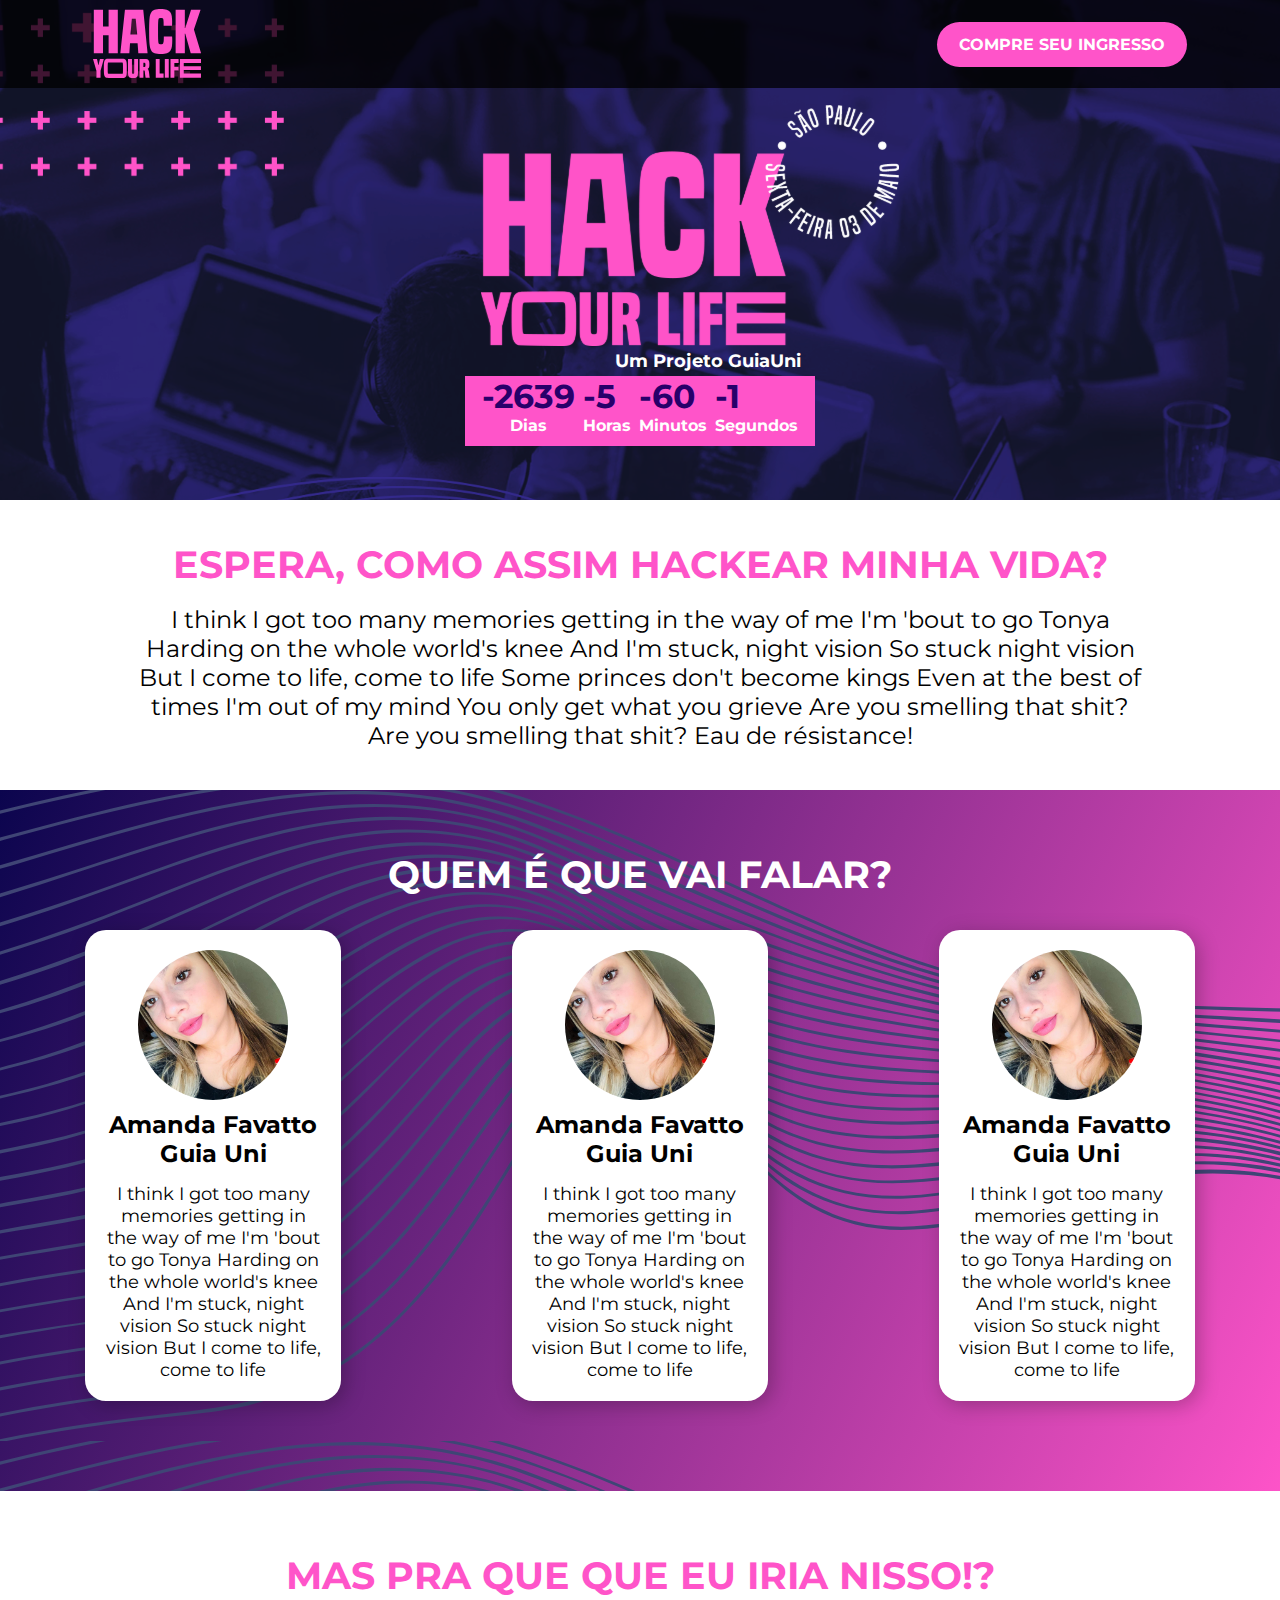
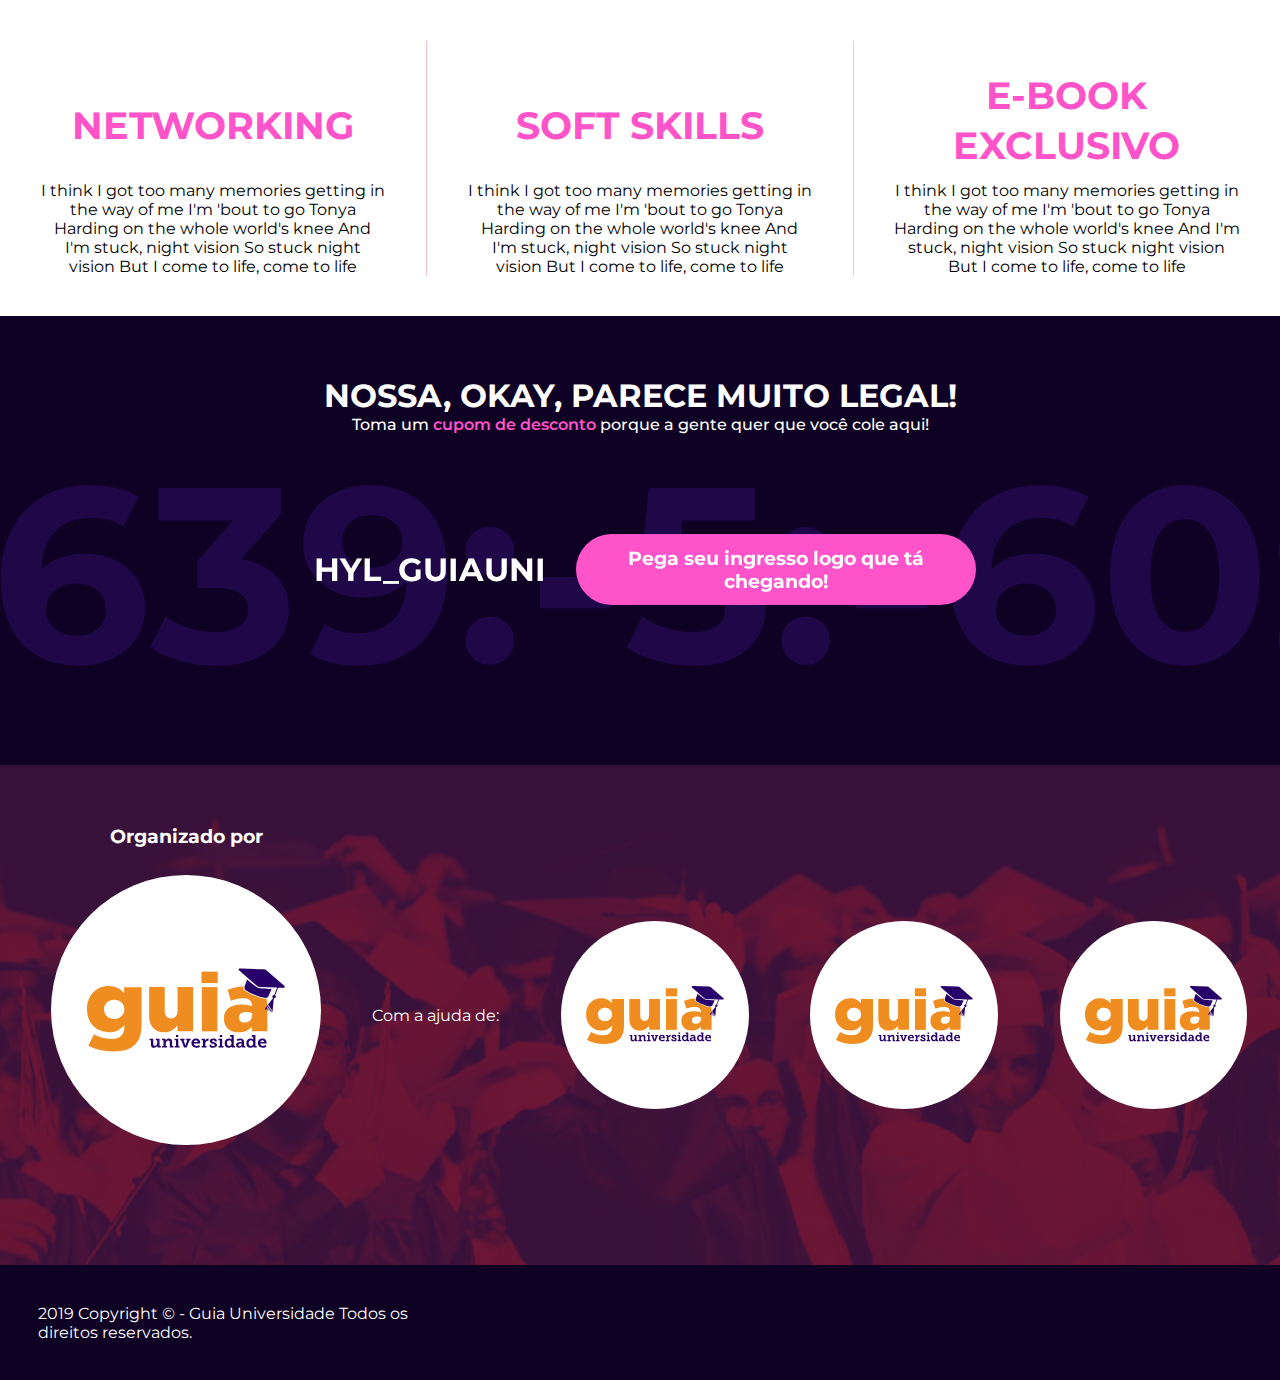
<file: public/index.html>
<!DOCTYPE html>
<html lang="en">
<head>
    <meta charset="UTF-8">
    <meta name="viewport" content="width=device-width, initial-scale=1.0">
    <meta http-equiv="X-UA-Compatible" content="ie=edge">
    <title>Document</title>
    <link rel="stylesheet" href="css/smtm.css">
    <link href="https://fonts.googleapis.com/css?family=Montserrat:400,500,600,700,800,900" rel="stylesheet">
</head>
<body>
    <nav>
        <div class="logo"><img src="img/Layer 1.svg"></div>
        <div class="nav-items">
            <a href="#">
                <div class="nav-btn">
                    <h3>COMPRE SEU INGRESSO</h3>
                </div>
            </a>
        </div>
    </nav>

    <header class="counter">
        <div class="logo-header">
            <img src="img/top-banner-2.svg" alt="">
            <h1>Um Projeto GuiaUni</h1>
        </div>
        <div class="timer-countdown">
                <ul>
                  <li><span id="days"></span>Dias</li>
                  <li><span id="hours"></span>Horas</li>
                  <li><span id="minutes"></span>Minutos</li>
                  <li><span id="seconds"></span>Segundos</li>
                </ul>
        </div>
    </header>

    <main>
        <div class="first-call">
            <h1>ESPERA, COMO ASSIM HACKEAR MINHA VIDA?</h1>
            <p>I think I got too many memories getting in the way of me I'm 'bout to go Tonya Harding on the whole world's knee And I'm stuck, night vision So stuck night vision But I come to life, come to life Some princes don't become kings Even at the best of times I'm out of my mind You only get what you grieve Are you smelling that shit? Are you smelling that shit? Eau de résistance!</p>
        </div>
        <div class="speakers">
            <h1>QUEM É QUE VAI FALAR?</h1>
            <div class="card-group">
                <div class="card">
                <img src="img/amanda.jpg">
                    <h3>Amanda Favatto</h3>
                    <h3>Guia Uni</h3>
                    <p>I think I got too many memories getting in the way of me I'm 'bout to go Tonya Harding on the whole world's knee And I'm stuck, night vision So stuck night vision But I come to life, come to life</p>
                </div>
                <div class="card">
                    <img src="img/amanda.jpg">
                        <h3>Amanda Favatto</h3>
                        <h3>Guia Uni</h3>
                        <p>I think I got too many memories getting in the way of me I'm 'bout to go Tonya Harding on the whole world's knee And I'm stuck, night vision So stuck night vision But I come to life, come to life</p>
                </div>
                <div class="card">
                    <img src="img/amanda.jpg">
                        <h3>Amanda Favatto</h3>
                        <h3>Guia Uni</h3>
                        <p>I think I got too many memories getting in the way of me I'm 'bout to go Tonya Harding on the whole world's knee And I'm stuck, night vision So stuck night vision But I come to life, come to life</p>
                </div>
            </div>
        </div>
        <div class="section-3">
            <h1>MAS PRA QUE QUE EU IRIA NISSO!?</h1>
            <div class="subsections">
                <div class="subsections sub1">
                    <h1>NETWORKING</h1>
                    <p>I think I got too many memories getting in the way of me I'm 'bout to go Tonya Harding on the whole world's knee And I'm stuck, night vision So stuck night vision But I come to life, come to life</p>
                </div>
                <div class="subsections sub2">
                    <h1>SOFT SKILLS</h1>
                    <p>I think I got too many memories getting in the way of me I'm 'bout to go Tonya Harding on the whole world's knee And I'm stuck, night vision So stuck night vision But I come to life, come to life</p>
                </div>
                <div class="subsections sub3">
                    <h1>E-BOOK EXCLUSIVO</h1>
                    <p>I think I got too many memories getting in the way of me I'm 'bout to go Tonya Harding on the whole world's knee And I'm stuck, night vision So stuck night vision But I come to life, come to life</p>
                </div>
            </div>
        </div>
        <div class="section-4">
                <div class="timer-countdown-two">
                        <ul>
                          <li><span id="dias"></span></li>
                          <li><span id="horas"></span></li>
                          <li><span id="minutos"></span></li>
                          <li><span id="segundos"></span></li>
                        </ul>
                </div>
            <h1>NOSSA, OKAY, PARECE MUITO LEGAL!</h1>
            <p>Toma um <span>cupom de desconto</span> porque a gente quer que você cole aqui!</p>
            <div class="sc4">
                <h1>HYL_GUIAUNI</h1>
                <a href="#">
                    <div class="section-4-btn">
                        <h3>Pega seu ingresso logo que tá chegando!</h3>
                    </div>
                </a>
            </div>
        </div>
        <div class="section-5">
            <div class="patrocinio">
            <h3>Organizado por</h3>
            <img src="css/Group 2.svg">
            </div>
            <div class="patrocinio-apoio">
                <p>Com a ajuda de:</p>
                <img src="css/Group 2.svg">
                <img src="css/Group 2.svg">
                <img src="css/Group 2.svg">
            </div>
        </div>
    </main>
    
        <div class="footer">
        <span>2019 Copyright © - Guia Universidade Todos os <br>direitos reservados.</span>
        </div>

<script src="timer.js"></script>
<script src="timertwo.js"></script>
</body>
</html>
</file>
<file: public/css/smtm.css>
* {
    margin: 0; 
    box-sizing: border-box;
}

nav {
    display: flex; 
    flex-direction: row;
    /* justify-content: flex-; */
    background-color: rgba(0, 0, 0, 0.75);
    position: fixed;
    width: 100%;
}

.logo, .nav-items {
    width: 50%;
}

.logo {
    padding-left: 7.3%;
    padding-top: .7%;
    padding-bottom: .5%;
}

.nav-items {
    align-self: center;
    justify-content: flex-end;
    display: flex;
    margin-right: 7.3%;
    box-sizing: border-box;
}
.nav-items > a {
    text-decoration: none;
    color: #fff;
}
.nav-btn {
    background-color: #FF54C9;
    border-radius: 37px;
    padding: 5%;
    width: 250px;
    font-family: 'Montserrat', sans-serif;
    font-size: 1rem;
    text-align: center;
    font-size: 14px;
    font-weight: 700;
}

@media (max-width: 720px) {
    .nav-btn {
        width: 100%;
    }
}

.counter {
    background-image: url(BG-2.svg);
    width: 100%;
    height: 500px;
    background-position: center center;
    background-size: cover;
    background-repeat: no-repeat;
    display: flex;
    flex-direction: column;
    justify-content: center;
    align-items: center;
}

.logo-header {
    margin-left: 100px;
    margin-top: 100px;
    margin-bottom: 30px;
}

.logo-header img {
    width: 100%;
    height: 100%;
}
.logo-header h1 {
    text-align: right;
    font-family: 'Montserrat', sans-serif;
    color: #FFF;
    font-weight: bold;
    font-size: 18px;
    padding-right: 98px;
}
.timer-countdown {
    background-color: #FF54C9;
    width: 350px;
    height: 70px;
    text-align: center;
    margin-bottom: 50px;
}

li {
    display: inline-block;
    font-family: 'Montserrat', sans-serif;
    color: #FFF;
    font-weight: bold;
    padding-left: 2px;
    padding-right: 2px;
}

li span {
    display: block;
}

ul {
    padding: 0;
}
#days, #hours, #minutes, #seconds {
    font-family: 'Montserrat', sans-serif;
    color: #28006A;
    font-weight: bold;
    font-size: 33px;
    text-align: left;

}
.first-call {
    margin-top: 40px;
    display: flex;
    flex-direction: column;
    justify-content: center;
    align-items: center;
    margin-left: 10%;
    margin-right: 10%;
}

.first-call h1 {
    color: #FF54C9;
    font-family: 'Montserrat', sans-serif;
    font-weight: bold;
    font-size: 38px;
    text-align: center;
    line-height: 50px;
}

.first-call p {
    color: #000;
    font-family: 'Montserrat', sans-serif;
    font-weight: normal;
    font-size: 24px;
    line-height: 29px;
    text-align: center;
    margin-top: 15px;
}

.speakers {
    background-image: url(Group.svg),
    linear-gradient(114.5deg, #0B054E 0%, #FF54C9 100.73%);
    height: 100%;
    margin-top: 40px;
}

.speakers h1 {
    color: #fff;
    font-family: 'Montserrat', sans-serif;
    font-weight: bold;
    font-size: 38px;
    text-align: center;
    line-height: 50px;
    padding-top: 60px;
}

.card-group {
    display: flex;
    justify-content: space-around;
    padding-top: 30px;
    padding-bottom: 90px;
}

.card {
    background-color: white;
    width: 20%;
    border-radius: 21px;
    display: flex;
    flex-direction: column;
    justify-content: center;
    align-items: center;
    padding: 20px;
    box-shadow: 4px 4px 20px rgba(0, 0, 0, 0.25);
}
.card img {
    border-radius: 150px;
    width: 150px;
    height: 150px;
    margin-bottom: 10px;
}

@media (max-width: 720px) {
    .card-group {
        display: flex;
        flex-direction: column;
        justify-content: center;
        align-items: center;
    }

    .card {
        width: 70%;
        margin-bottom: 10px;
    }
    .card img {
        border-radius: 100px;
        width: 100px;
        height: 100px;
    }
}

.card p {
    color: #000;
    font-family: 'Montserrat', sans-serif;
    font-weight: normal;
    font-size: 18px;
    text-align: center;
    margin-top: 15px;
}

.card h3 {
    color: #000;
    font-family: 'Montserrat', sans-serif;
    font-weight: bold;
    font-size: 24px;
    text-align: center;
    margin: 0;
}

.section-3 h1 {
    color: #FF54C9;
    font-family: 'Montserrat', sans-serif;
    font-weight: bold;
    font-size: 38px;
    text-align: center;
    line-height: 50px;
    padding-top: 60px;
}

.section-3 p {
    font-family: 'Montserrat', sans-serif;
    text-align: center;
}

.subsections {
    margin-top: 20px;
    display: flex;
    width: 100%;
  
}

.sub1 {border-right: 1px solid pink; display: flex; flex-direction: column; padding-right: 40px; padding-left: 40px;}
.sub2 {border-right: 1px solid pink; display: flex; flex-direction: column; padding-right: 40px; padding-left: 40px;}
.sub3 {display: flex; flex-direction: column; padding-right: 40px; padding-left: 40px;}
.sub3 h1 {padding-top: 30px;}
.sub3 p {padding-top: 10px;}
.sub1 p {padding-top: 30px;}
.sub2 p {padding-top: 30px;}

@media (max-width: 1020px) {
    .subsections {
          flex-wrap: wrap;
    }
    .sub1, .sub2 {
        border-right: none;
    }
}

.section-4 {
    background-color: #0E0123;
    margin-top: 40px;
    display: flex; 
    justify-content: center;
    flex-direction: column;
}

.timer-countdown-two {
    /* background-color: pink; */
    width: 100%;
    height: 300px;
    z-index: 0;
    position: absolute;
}

.timer-countdown-two ul {
    display: flex;
    justify-content: center;
}

#dias, #horas, #minutos, #segundos {
    font-family: 'Montserrat', sans-serif;
    color: #200748;
    font-weight: bold;
    font-size: 250px;
    margin-top: 30px;
}

@media (max-width: 1020px) {
    #dias, #horas, #minutos, #segundos {
        font-size: 130px;
        margin-top: 200px;
    }
}

@media (max-width: 720px) {
    #dias, #horas, #minutos, #segundos {
        font-size: 70px;
        margin-top: 250px;
    }
}

.section-4 h1 {
    color: #fff;
    text-align: center;
    font-family: 'Montserrat', sans-serif;
    padding-top: 60px;
}

.section-4 p {
    color: #fff;
    text-align: center;
    font-family: 'Montserrat', sans-serif;
    font-weight: 500;
}

.section-4 span {
    color:#FF54C9;
    font-weight: 600;
}
.sc4 {
    display: flex;
    justify-content: center;
    padding-top: 100px;
    padding-bottom: 160px;
    z-index: 1;
}

.sc4 h1 {
    padding-top: 0;
    display: flex;
    align-items: center;
    margin-right: 10px;
    margin-left: 10px;
}
.section-4-btn {
    text-align: center;
    background-color: #FF54C9;
    border-radius: 93px;
    font-family: 'Montserrat', sans-serif;
    font-size: 1rem;
    padding-left: 7%;
    padding-right: 7%;
    padding-bottom: 3%;
    padding-top: 3%;
    width: 400px;
    margin-left: 20px;
}

@media (max-width: 1020px) {
    .sc4 {
        display: flex;
        flex-direction: column;
        justify-content: center;
        align-items: center;
    }
    .section-4-btn {
        width: 70%;
        margin: 0 auto;
    }
    .sc4 {
        padding-top: 40px;
    }
    .sc4 h1 {
        margin-bottom: 10px;
    }
}

.sc4 a {
    text-decoration: none;
    color: #fff;
}

.section-5 {
    background-image: linear-gradient(rgba(0,0,0, .5), rgba(0,0,0, 0.5)),
    url(../img/BG2.svg);
    background-size: cover;
    background-position: center;
    position: center;
    height: 500px;
    width: 100%;
    display: flex;
}

.patrocinio {
    padding-top: 60px;
    display: flex;
    flex-direction: column;
    align-items: flex-start;
    padding-left: 4%;
}

@media (max-width: 720px){
    .section-5 {
    display: flex;
    flex-direction: column;
    }
    .patrocinio img {
    width: 50%;
    margin: 0 auto;
    }
    .patrocionio-apoio {
        margin-top: 30px;
    }
}
.patrocinio h3 {
    color: #fff;
    font-family: 'Montserrat', sans-serif;
    align-self: center;
    padding-bottom: 10%;
}

.patrocinio-apoio {
    display: flex;
    align-items: center;
    justify-content: space-around;
    padding-left: 20px;
    color: #fff;
    font-family: 'Montserrat', sans-serif;
    font-weight: normal;
}

.patrocinio-apoio img {
    width: 20%; 
}

.footer {
    background-color: #0E0123;
    color: #fff;
    font-family: 'Montserrat', sans-serif;
    font-weight: normal;
    padding: 3%;
}
</file>
